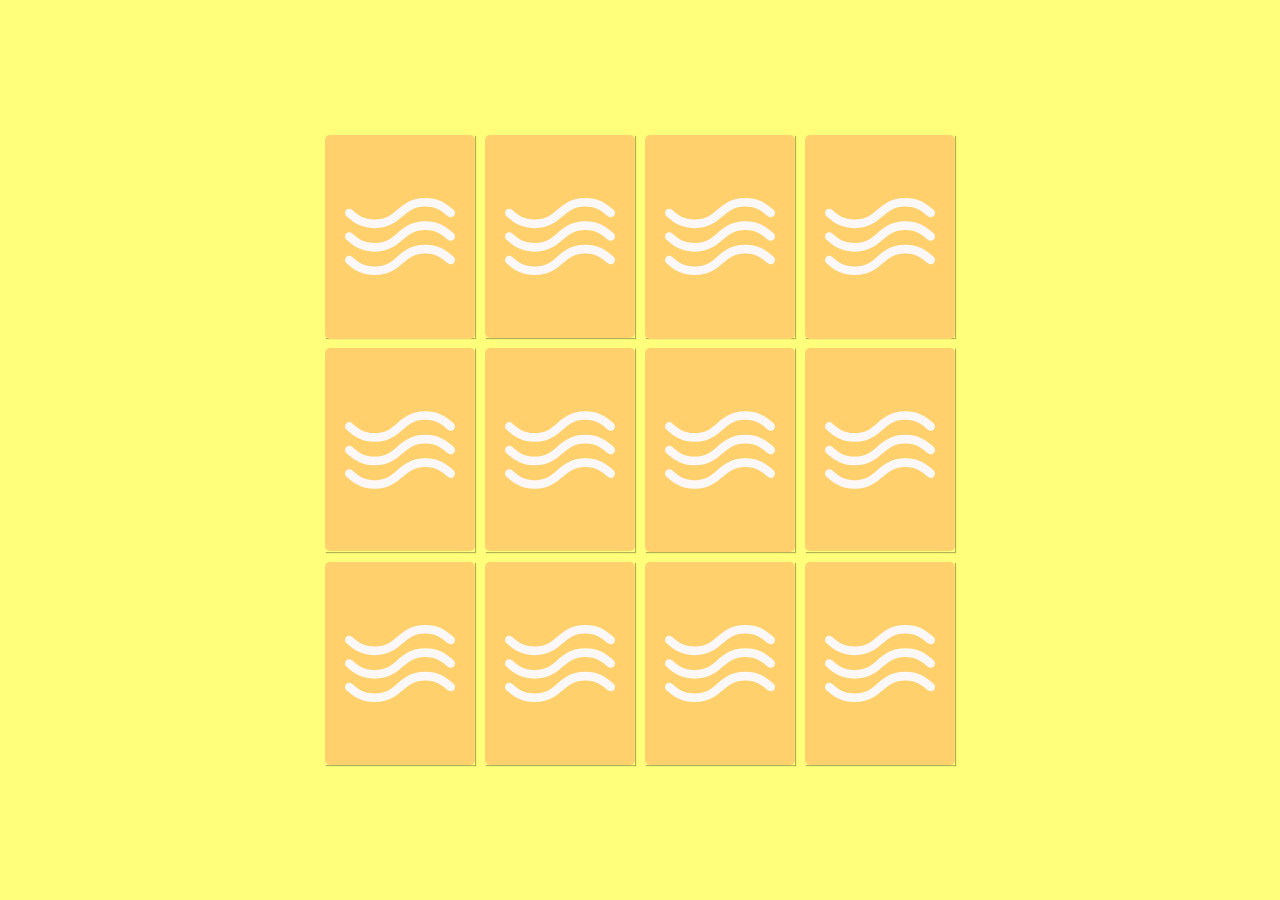
<file: index.html>
<!DOCTYPE html>
<html lang="en">
<head>
  <meta charset="UTF-8">

  <title>Memory Game</title>

  <link rel="stylesheet" href="css/style.css">
</head>
<body>
  <section class="memory-game">
    <div class="memory-card" data-framework="aurelia">
      <img class="front-face" src="../img/beach.svg" alt="Aurelia" />
      <img class="back-face" src="../img/wind.svg" alt="JS Badge" />
    </div>
    <div class="memory-card" data-framework="aurelia">
      <img class="front-face" src="../img/beach.svg" alt="Aurelia" />
      <img class="back-face" src="../img/wind.svg" alt="JS Badge" />
    </div>

    <div class="memory-card" data-framework="vue">
      <img class="front-face" src="../img/ice-crem.svg" alt="Vue" />
      <img class="back-face" src="../img/wind.svg" alt="JS Badge" />
    </div>
    <div class="memory-card" data-framework="vue">
      <img class="front-face" src="../img/ice-crem.svg" alt="Vue" />
      <img class="back-face" src="../img/wind.svg" alt="JS Badge" />
    </div>

    <div class="memory-card" data-framework="angular">
      <img class="front-face" src="../img/sun.svg" alt="Angular" />
      <img class="back-face" src="../img/wind.svg" alt="JS Badge" />
    </div>
    <div class="memory-card" data-framework="angular">
      <img class="front-face" src="../img/sun.svg" alt="Angular" />
      <img class="back-face" src="../img/wind.svg" alt="JS Badge" />
    </div>

    <div class="memory-card" data-framework="ember">
      <img class="front-face" src="../img/iced-tea.svg" alt="Ember" />
      <img class="back-face" src="../img/wind.svg" alt="JS Badge" />
    </div>
    <div class="memory-card" data-framework="ember">
      <img class="front-face" src="../img/iced-tea.svg" alt="Ember" />
      <img class="back-face" src="../img/wind.svg" alt="JS Badge" />
    </div>

    <div class="memory-card" data-framework="backbone">
      <img class="front-face" src="../img/palm-tree.svg" alt="Backbone" />
      <img class="back-face" src="../img/wind.svg" alt="JS Badge" />
    </div>
    <div class="memory-card" data-framework="backbone">
      <img class="front-face" src="../img/palm-tree.svg" alt="Backbone" />
      <img class="back-face" src="../img/wind.svg" alt="JS Badge" />
    </div>

    <div class="memory-card" data-framework="react">
      <img class="front-face" src="../img/pamela.svg" alt="React" />
      <img class="back-face" src="../img/wind.svg" alt="JS Badge" />
    </div>
    <div class="memory-card" data-framework="react">
      <img class="front-face" src="../img/pamela.svg" alt="React" />
      <img class="back-face" src="../img/wind.svg" alt="JS Badge" />
    </div>
  </section>

  <script src="scripts.js"></script>
</body>
</html>









    <!-- Optional JavaScript -->
    <!-- jQuery first, then Popper.js, then Bootstrap JS -->
    <script src="https://code.jquery.com/jquery-3.3.1.slim.min.js" integrity="sha384-q8i/X+965DzO0rT7abK41JStQIAqVgRVzpbzo5smXKp4YfRvH+8abtTE1Pi6jizo" crossorigin="anonymous"></script>
    <script src="https://cdnjs.cloudflare.com/ajax/libs/popper.js/1.14.7/umd/popper.min.js" integrity="sha384-UO2eT0CpHqdSJQ6hJty5KVphtPhzWj9WO1clHTMGa3JDZwrnQq4sF86dIHNDz0W1" crossorigin="anonymous"></script>
    <script src="https://stackpath.bootstrapcdn.com/bootstrap/4.3.1/js/bootstrap.min.js" integrity="sha384-JjSmVgyd0p3pXB1rRibZUAYoIIy6OrQ6VrjIEaFf/nJGzIxFDsf4x0xIM+B07jRM" crossorigin="anonymous"></script>
  </body>
</html>
</file>
<file: css/style.css>
* {
    padding: 0;
    margin: 0;
    box-sizing: border-box;
  }
  
  body {
    height: 100vh;
    display: flex;
    background: rgb(255, 255, 123);
  }
  
  .memory-game {
    width: 640px;
    height: 640px;
    margin: auto;
    display: flex;
    flex-wrap: wrap;
    perspective: 1000px;
  }
  
  .memory-card {
    width: calc(25% - 10px);
    height: calc(33.333% - 10px);
    margin: 5px;
    position: relative;
    transform: scale(1);
    transform-style: preserve-3d;
    transition: transform .5s;
    box-shadow: 1px 1px 1px rgba(0,0,0,.3);
  }
  
  .memory-card:active {
    transform: scale(0.97);
    transition: transform .2s;
  }
  
  .memory-card.flip {
    transform: rotateY(180deg);
  }
  
  .front-face,
  .back-face {
    width: 100%;
    height: 100%;
    padding: 20px;
    position: absolute;
    border-radius: 5px;
    background: rgb(255, 208, 107);
    backface-visibility: hidden;
  }
  
  .front-face {
    transform: rotateY(180deg);
  }
</file>
